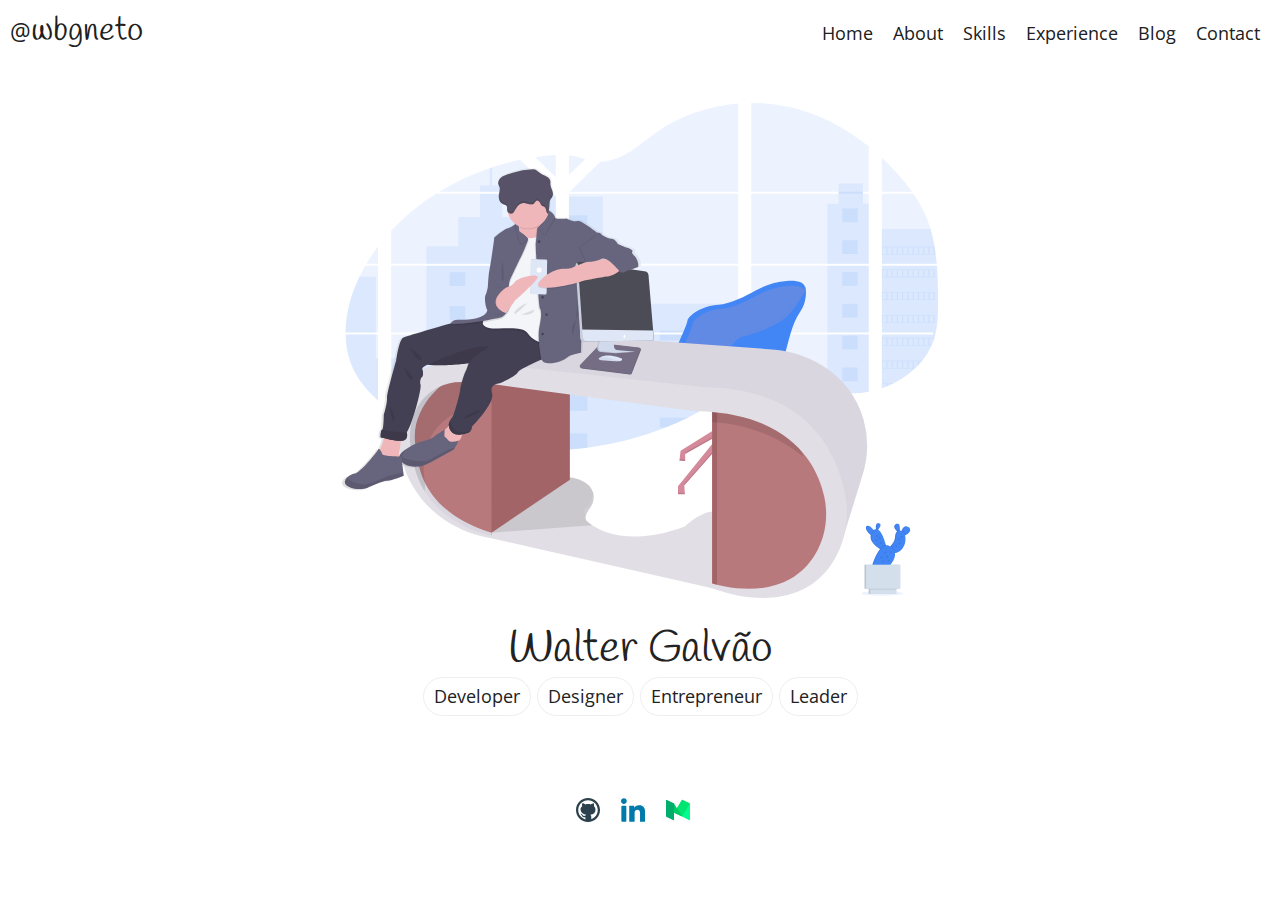
<file: index.html>
<!doctype html>
<html lang="en">
<head>
    <meta charset="UTF-8">
    <meta name="viewport"
          content="width=device-width, user-scalable=no, initial-scale=1.0, maximum-scale=1.0, minimum-scale=1.0">
    <meta http-equiv="X-UA-Compatible" content="ie=edge">
    <link href="https://fonts.googleapis.com/css?family=Handlee|Open+Sans|Pacifico&display=swap" rel="stylesheet">
    <link rel="stylesheet" href="css/reset.css">
    <link rel="stylesheet" href="css/main.css">
    <link rel="stylesheet" href="css/navigation.css">
    <link rel="stylesheet" href="css/utilities.css">
    <link rel="stylesheet" href="css/components.css">
    <link rel="stylesheet" href="css/home.css">
    <link rel="shortcut icon" type="image/png" href="images/favicon.png"/>
    <title>Walter Galvão</title>
</head>
<body>
    <header>
        <nav class="navigation">
            <a href="index.html" class="navigation__logo">
                <span class="navigation__at">@</span>wbgneto
            </a>
            <ul class="navigation__menu" role="menu">
                <li class="navigation__item">
                    <a href="index.html" class="navigation__link">Home</a>
                </li>
                <li class="navigation__item">
                    <a href="about.html" class="navigation__link">About</a>
                </li>
                <li class="navigation__item">
                    <a href="skills.html" class="navigation__link">Skills</a>
                </li>
                <li class="navigation__item">
                    <a href="experience.html" class="navigation__link">Experience</a>
                </li>
                <li class="navigation__item">
                    <a href="blog.html" class="navigation__link">Blog</a>
                </li>
                <li class="navigation__item">
                    <a href="https://www.linkedin.com/in/wbgneto/" target="_blank" class="navigation__link">Contact</a>
                </li>
            </ul>
            <button type="button" class="navigation__open" id="openNavigation">
                <img alt="Navigation" src="images/menu.svg" class="navigation__hamburguer">
            </button>
            <div class="navigation__drawer" id="navigationDrawer">
                <div class="navigation__container">
                    <h3 class="navigation__title">Navigation</h3>
                    <ul class="navigation__mobile" role="menu">
                        <li class="navigation__mobile-item">
                            <a href="index.html" class="navigation__mobile-link">Home</a>
                        </li>
                        <li class="navigation__mobile-item">
                            <a href="about.html" class="navigation__mobile-link">About</a>
                        </li>
                        <li class="navigation__mobile-item">
                            <a href="skills.html" class="navigation__mobile-link">Skills</a>
                        </li>
                        <li class="navigation__mobile-item">
                            <a href="experience.html" class="navigation__mobile-link">Experience</a>
                        </li>
                        <li class="navigation__mobile-item">
                            <a href="blog.html" class="navigation__mobile-link">Blog</a>
                        </li>
                        <li class="navigation__mobile-item">
                            <a href="contact.html" class="navigation__mobile-link">Contact</a>
                        </li>
                    </ul>
                </div>

                <button type="button" class="navigation__close" id="closeNavigation">
                    &times;
                </button>
            </div>
            <div class="navigation__mask" id="navigationMask"></div>
        </nav>
    </header>
    <main>
        <div class="cover">
            <div class="home content">
                <div class="container">
                    <img src="images/dev.svg" class="home__image">
                    <h1 class="home__title default-cursor">Walter Galvão</h1>

                    <div class="home__subheader">
                        <span class="home__role pill default-cursor">Developer</span>
                        <span class="home__role pill default-cursor">Designer</span>
                        <span class="home__role pill default-cursor">Entrepreneur</span>
                        <span class="home__role pill default-cursor">Leader</span>
                    </div>

                    <div class="social">
                        <a href="http://github.com/wbgneto" target="_blank">
                            <img src="images/icons/github.svg" class="social__icon">
                        </a>
                        <a href="https://www.linkedin.com/in/wbgneto/" target="_blank">
                            <img src="images/icons/linkedin.svg" class="social__icon">
                        </a>
                        <a href="https://www.medium.com/@wbgneto/" target="_blank">
                            <img src="images/icons/medium.svg" class="social__icon">
                        </a>
                    </div>
                </div>
            </div>
        </div>
    </main>
    <script src="js/main.js"></script>
</body>
</html>
</file>
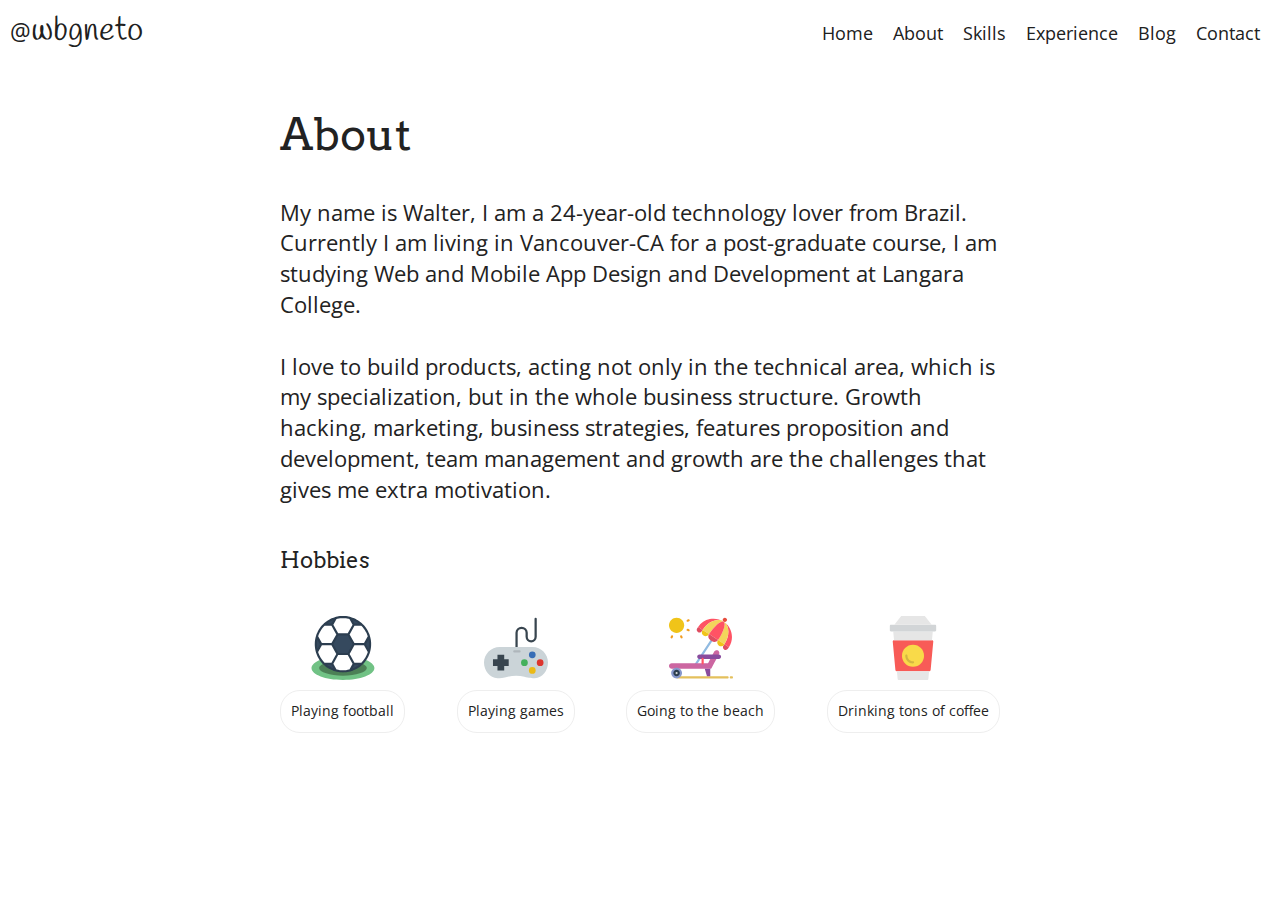
<file: about.html>
<!doctype html>
<html lang="en">
<head>
    <meta charset="UTF-8">
    <meta name="viewport"
          content="width=device-width, user-scalable=no, initial-scale=1.0, maximum-scale=1.0, minimum-scale=1.0">
    <meta http-equiv="X-UA-Compatible" content="ie=edge">
    <link href="https://fonts.googleapis.com/css?family=Handlee|Arvo|Open+Sans|Pacifico&display=swap" rel="stylesheet">
    <link rel="stylesheet" href="css/reset.css">
    <link rel="stylesheet" href="css/navigation.css">
    <link rel="stylesheet" href="css/main.css">
    <link rel="stylesheet" href="css/utilities.css">
    <link rel="stylesheet" href="css/components.css">
    <link rel="stylesheet" href="css/about.css">
    <link rel="shortcut icon" type="image/png" href="images/favicon.png"/>
    <title>Walter Galvão</title>
</head>
<body>
    <header>
        <nav class="navigation">
            <a href="index.html" class="navigation__logo">
                <span class="navigation__at">@</span>wbgneto
            </a>
            <ul class="navigation__menu" role="menu">
                <li class="navigation__item">
                    <a href="index.html" class="navigation__link">Home</a>
                </li>
                <li class="navigation__item">
                    <a href="about.html" class="navigation__link">About</a>
                </li>
                <li class="navigation__item">
                    <a href="skills.html" class="navigation__link">Skills</a>
                </li>
                <li class="navigation__item">
                    <a href="experience.html" class="navigation__link">Experience</a>
                </li>
                <li class="navigation__item">
                    <a href="blog.html" class="navigation__link">Blog</a>
                </li>
                <li class="navigation__item">
                    <a href="contact.html" class="navigation__link">Contact</a>
                </li>
            </ul>
            <button type="button" class="navigation__open" id="openNavigation">
                <img alt="Navigation" src="images/menu.svg" class="navigation__hamburguer">
            </button>
            <div class="navigation__drawer" id="navigationDrawer">
                <div class="navigation__container">
                    <h3 class="navigation__title">Navigation</h3>
                    <ul class="navigation__mobile" role="menu">
                        <li class="navigation__mobile-item">
                            <a href="index.html" class="navigation__mobile-link">Home</a>
                        </li>
                        <li class="navigation__mobile-item">
                            <a href="about.html" class="navigation__mobile-link">About</a>
                        </li>
                        <li class="navigation__mobile-item">
                            <a href="skills.html" class="navigation__mobile-link">Skills</a>
                        </li>
                        <li class="navigation__mobile-item">
                            <a href="experience.html" class="navigation__mobile-link">Experience</a>
                        </li>
                        <li class="navigation__mobile-item">
                            <a href="blog.html" class="navigation__mobile-link">Blog</a>
                        </li>
                        <li class="navigation__mobile-item">
                            <a href="contact.html" class="navigation__mobile-link">Contact</a>
                        </li>
                    </ul>
                </div>

                <button type="button" class="navigation__close" id="closeNavigation">
                    &times;
                </button>
            </div>
            <div class="navigation__mask" id="navigationMask"></div>
        </nav>
    </header>
    <main>
        <div class="content">
            <div class="small-container">
                <h1 class="page-title">About</h1>
                <section class="about">
                    <p>My name is Walter, I am a 24-year-old technology lover from Brazil. Currently I am living in Vancouver-CA for a post-graduate course, I am studying <em>Web and Mobile App Design and Development</em> at Langara College.</p>
                    <br>
                    <p>I love to build products, acting not only in the technical area, which is my specialization, but in the whole business structure. Growth hacking, marketing, business strategies, features proposition and development, team management and growth are the challenges that gives me extra motivation.</p>
                    <br>
                    <h6 class="sub-title">Hobbies</h6>
                    <div class="hobbies">
                        <div class="hobby">
                            <div class="text-center">
                                <img src="images/ball.svg" class="hobby__image">
                            </div>
                            <p class="hobby__title pill">Playing football</p>
                        </div>

                        <div class="hobby">
                            <div class="text-center">
                                <img src="images/videogame.svg" class="hobby__image">
                            </div>
                            <p class="hobby__title pill">Playing games</p>
                        </div>

                        <div class="hobby">
                            <div class="text-center">
                                <img src="images/beach.svg" class="hobby__image">
                            </div>
                            <p class="hobby__title pill">Going to the beach</p>
                        </div>

                        <div class="hobby">
                            <div class="text-center">
                                <img src="images/coffee.svg" class="hobby__image">
                            </div>
                            <p class="hobby__title pill">Drinking tons of coffee</p>
                        </div>
                    </div>

                </section>
            </div>
        </div>
    </main>
    <script src="js/main.js"></script>
</body>
</html>
</file>
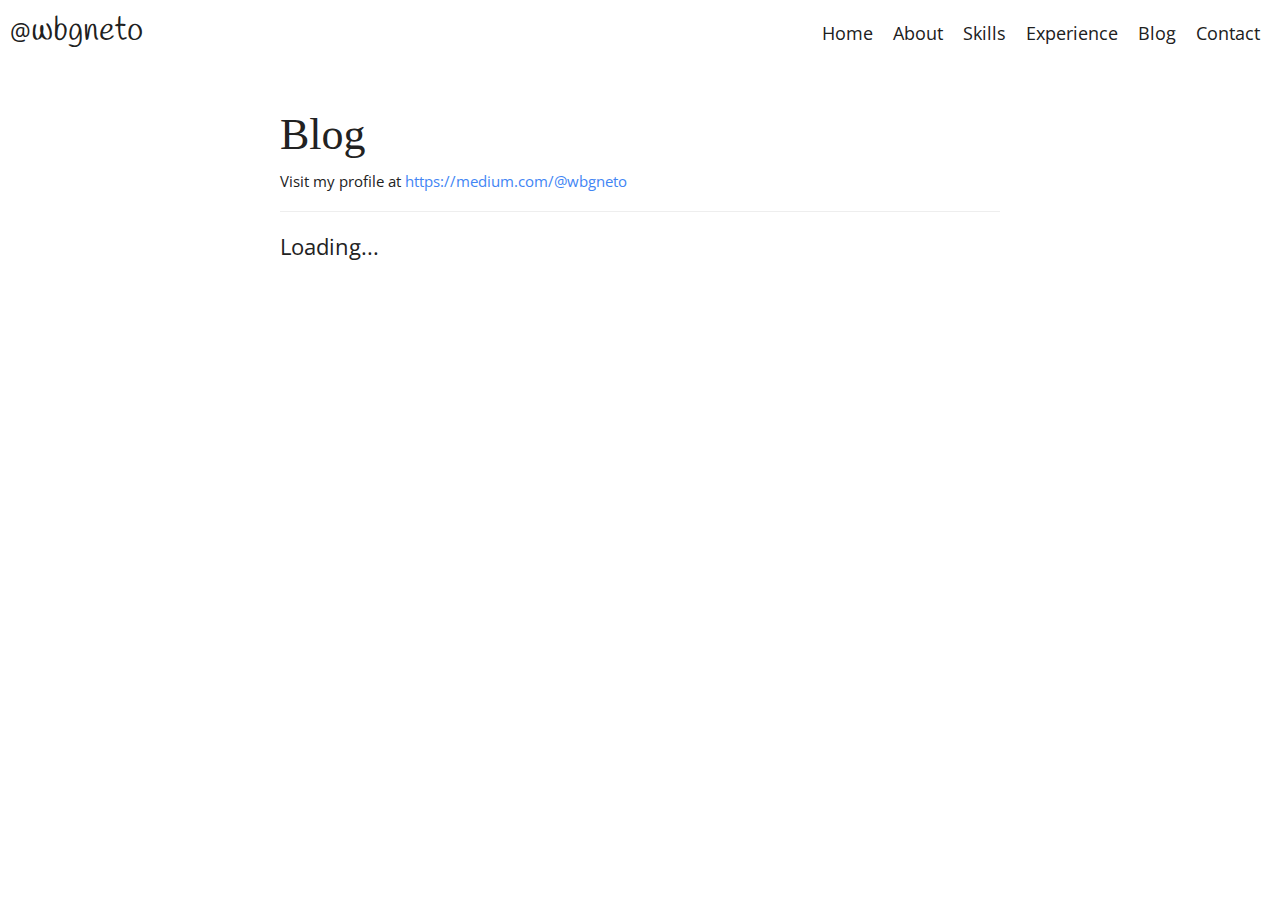
<file: blog.html>
<!doctype html>
<html lang="en">
<head>
    <meta charset="UTF-8">
    <meta name="viewport"
          content="width=device-width, user-scalable=no, initial-scale=1.0, maximum-scale=1.0, minimum-scale=1.0">
    <meta http-equiv="X-UA-Compatible" content="ie=edge">
    <link href="https://fonts.googleapis.com/css?family=Handlee|Open+Sans|Pacifico&display=swap" rel="stylesheet">
    <link rel="stylesheet" href="css/reset.css">
    <link rel="stylesheet" href="css/main.css">
    <link rel="stylesheet" href="css/navigation.css">
    <link rel="stylesheet" href="css/blog.css">
    <link rel="stylesheet" href="css/utilities.css">
    <link rel="stylesheet" href="css/components.css">
    <link rel="shortcut icon" type="image/png" href="images/favicon.png"/>
    <title>Walter Galvão</title>
</head>
<body>
    <header>
        <nav class="navigation">
            <a href="index.html" class="navigation__logo">
                <span class="navigation__at">@</span>wbgneto
            </a>
            <ul class="navigation__menu" role="menu">
                <li class="navigation__item">
                    <a href="index.html" class="navigation__link">Home</a>
                </li>
                <li class="navigation__item">
                    <a href="about.html" class="navigation__link">About</a>
                </li>
                <li class="navigation__item">
                    <a href="skills.html" class="navigation__link">Skills</a>
                </li>
                <li class="navigation__item">
                    <a href="experience.html" class="navigation__link">Experience</a>
                </li>
                <li class="navigation__item">
                    <a href="blog.html" class="navigation__link">Blog</a>
                </li>
                <li class="navigation__item">
                    <a href="contact.html" class="navigation__link">Contact</a>
                </li>
            </ul>
            <button type="button" class="navigation__open" id="openNavigation">
                <img alt="Navigation" src="images/menu.svg" class="navigation__hamburguer">
            </button>
            <div class="navigation__drawer" id="navigationDrawer">
                <div class="navigation__container">
                    <h3 class="navigation__title">Navigation</h3>
                    <ul class="navigation__mobile" role="menu">
                        <li class="navigation__mobile-item">
                            <a href="index.html" class="navigation__mobile-link">Home</a>
                        </li>
                        <li class="navigation__mobile-item">
                            <a href="about.html" class="navigation__mobile-link">About</a>
                        </li>
                        <li class="navigation__mobile-item">
                            <a href="skills.html" class="navigation__mobile-link">Skills</a>
                        </li>
                        <li class="navigation__mobile-item">
                            <a href="experience.html" class="navigation__mobile-link">Experience</a>
                        </li>
                        <li class="navigation__mobile-item">
                            <a href="blog.html" class="navigation__mobile-link">Blog</a>
                        </li>
                        <li class="navigation__mobile-item">
                            <a href="contact.html" class="navigation__mobile-link">Contact</a>
                        </li>
                    </ul>
                </div>

                <button type="button" class="navigation__close" id="closeNavigation">
                    &times;
                </button>
            </div>
            <div class="navigation__mask" id="navigationMask"></div>
        </nav>
    </header>
    <main>
        <div class="content">
            <div class="small-container">
                <h1 class="page-title">Blog</h1>
                <small>Visit my profile at <a href="https://medium.com/@wbgneto" target="_blank" rel="nofollow">https://medium.com/@wbgneto</a></small>
                <hr>
                <div id="mediumPosts" class="posts">Loading...</div>
            </div>
        </div>
    </main>
    <script src="js/main.js"></script>
    <script src="js/blog.js"></script>
</body>
</html>
</file>
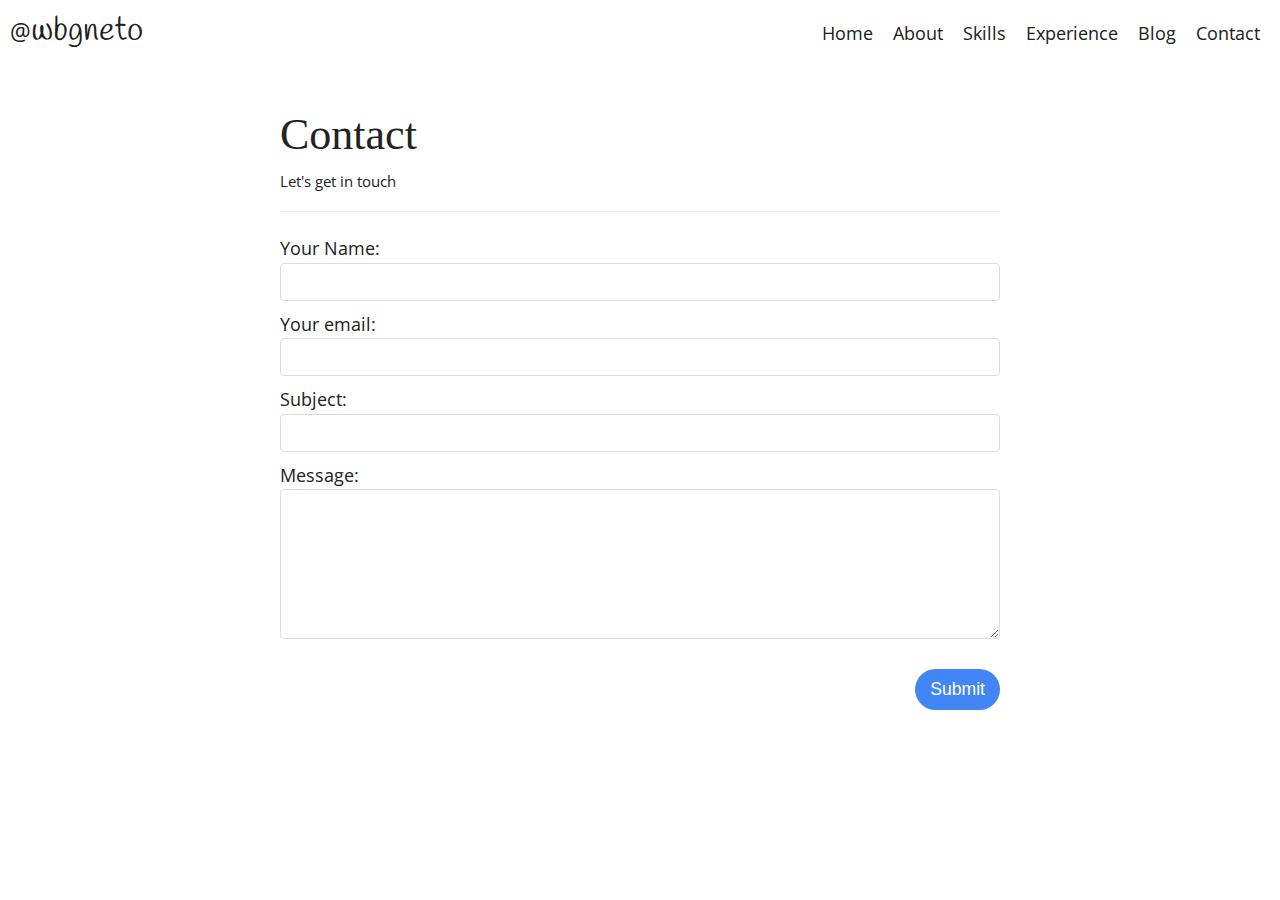
<file: contact.html>
<!doctype html>
<html lang="en">
<head>
    <meta charset="UTF-8">
    <meta name="viewport"
          content="width=device-width, user-scalable=no, initial-scale=1.0, maximum-scale=1.0, minimum-scale=1.0">
    <meta http-equiv="X-UA-Compatible" content="ie=edge">
    <link href="https://fonts.googleapis.com/css?family=Handlee|Open+Sans|Pacifico&display=swap" rel="stylesheet">
    <link rel="stylesheet" href="css/reset.css">
    <link rel="stylesheet" href="css/main.css">
    <link rel="stylesheet" href="css/navigation.css">
    <link rel="stylesheet" href="css/utilities.css">
    <link rel="stylesheet" href="css/components.css">
    <link rel="stylesheet" href="css/contact.css">
    <link rel="shortcut icon" type="image/png" href="images/favicon.png"/>
    <title>Walter Galvão</title>
</head>
<body>
    <header>
        <nav class="navigation">
            <a href="index.html" class="navigation__logo">
                <span class="navigation__at">@</span>wbgneto
            </a>
            <ul class="navigation__menu" role="menu">
                <li class="navigation__item">
                    <a href="index.html" class="navigation__link">Home</a>
                </li>
                <li class="navigation__item">
                    <a href="about.html" class="navigation__link">About</a>
                </li>
                <li class="navigation__item">
                    <a href="skills.html" class="navigation__link">Skills</a>
                </li>
                <li class="navigation__item">
                    <a href="experience.html" class="navigation__link">Experience</a>
                </li>
                <li class="navigation__item">
                    <a href="blog.html" class="navigation__link">Blog</a>
                </li>
                <li class="navigation__item">
                    <a href="contact.html" class="navigation__link">Contact</a>
                </li>
            </ul>
            <button type="button" class="navigation__open" id="openNavigation">
                <img alt="Navigation" src="images/menu.svg" class="navigation__hamburguer">
            </button>
            <div class="navigation__drawer" id="navigationDrawer">
                <div class="navigation__container">
                    <h3 class="navigation__title">Navigation</h3>
                    <ul class="navigation__mobile" role="menu">
                        <li class="navigation__mobile-item">
                            <a href="index.html" class="navigation__mobile-link">Home</a>
                        </li>
                        <li class="navigation__mobile-item">
                            <a href="about.html" class="navigation__mobile-link">About</a>
                        </li>
                        <li class="navigation__mobile-item">
                            <a href="skills.html" class="navigation__mobile-link">Skills</a>
                        </li>
                        <li class="navigation__mobile-item">
                            <a href="experience.html" class="navigation__mobile-link">Experience</a>
                        </li>
                        <li class="navigation__mobile-item">
                            <a href="blog.html" class="navigation__mobile-link">Blog</a>
                        </li>
                        <li class="navigation__mobile-item">
                            <a href="contact.html" class="navigation__mobile-link">Contact</a>
                        </li>
                    </ul>
                </div>

                <button type="button" class="navigation__close" id="closeNavigation">
                    &times;
                </button>
            </div>
            <div class="navigation__mask" id="navigationMask"></div>
        </nav>
    </header>
    <main>
        <div class="content">
            <div class="small-container">
                <h1 class="page-title">Contact</h1>
                <small>Let's get in touch</small>
                <hr>
                <section class="contact">
                    <form method="POST" id="contactForm">
                        <div class="contact__group">
                            <label for="nameInput" class="contact__label">Your Name:</label>
                            <input type="text" id="nameInput" class="contact__input" required>
                        </div>

                        <div class="contact__group">
                            <label for="emailInput" class="contact__label">Your email:</label>
                            <input type="email" id="emailInput" class="contact__input" required>
                        </div>

                        <div class="contact__group">
                            <label for="subjectInput" class="contact__label">Subject:</label>
                            <input type="text" id="subjectInput" class="contact__input" required>
                        </div>

                        <div class="contact__group">
                            <label for="messageInput" class="contact__label">Message:</label>
                            <textarea type="text" id="messageInput" rows="8" class="contact__input" required></textarea>
                        </div>

                        <div class="contact__action">
                            <button type="submit" class="contact__submit">Submit</button>
                        </div>
                    </form>
                    <div id="feedback" class="feedback d-none">
                        <img src="images/sent.svg" class="feedback_image">
                        <h3 class="feedback__title">Thank you <span id="senderName"></span></h3>
                        <p>I will reply as soon as possible, if you want you can <a href="contact.html">send another message</a>.</p>
                    </div>
                </section>
            </div>
        </div>
    </main>
    <script src="js/main.js"></script>
    <script src="js/contact.js"></script>
</body>
</html>
</file>
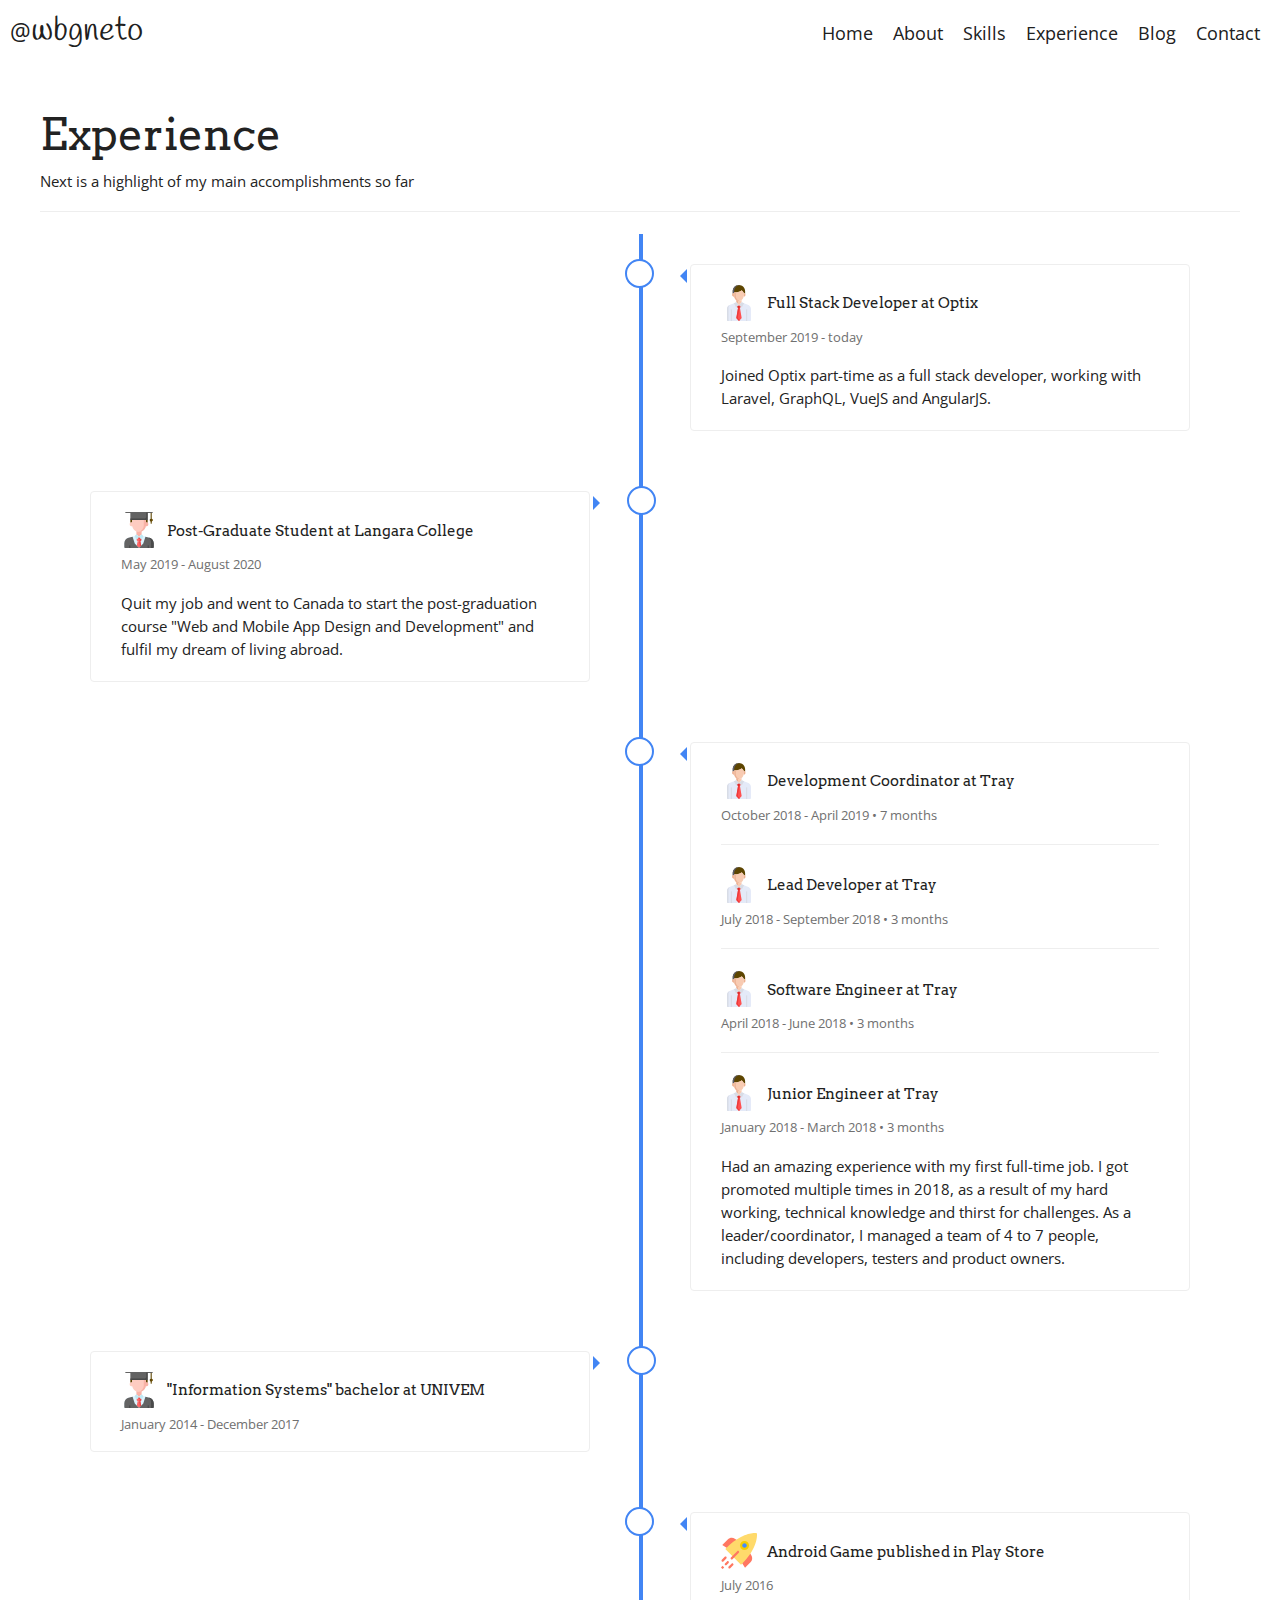
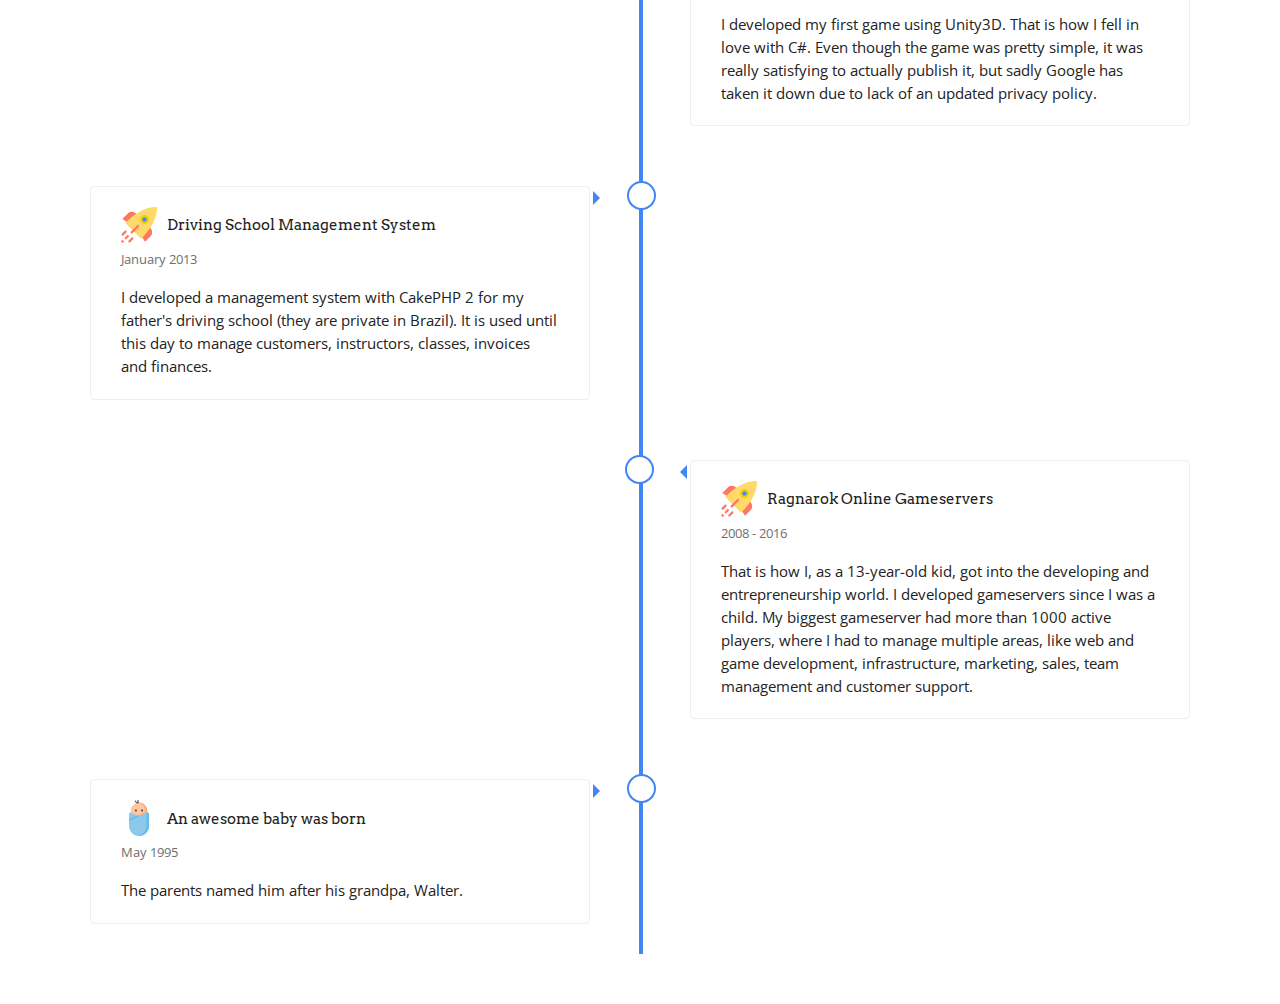
<file: experience.html>
<!doctype html>
<html lang="en">
<head>
    <meta charset="UTF-8">
    <meta name="viewport"
          content="width=device-width, user-scalable=no, initial-scale=1.0, maximum-scale=1.0, minimum-scale=1.0">
    <meta http-equiv="X-UA-Compatible" content="ie=edge">
    <link href="https://fonts.googleapis.com/css?family=Handlee|Arvo|Open+Sans|Pacifico&display=swap" rel="stylesheet">
    <link rel="stylesheet" href="css/reset.css">
    <link rel="stylesheet" href="css/main.css">
    <link rel="stylesheet" href="css/navigation.css">
    <link rel="stylesheet" href="css/utilities.css">
    <link rel="stylesheet" href="css/components.css">
    <link rel="stylesheet" href="css/experience.css">
    <link rel="shortcut icon" type="image/png" href="images/favicon.png"/>
    <title>Walter Galvão</title>
</head>
<body>
    <header>
        <nav class="navigation">
            <a href="index.html" class="navigation__logo">
                <span class="navigation__at">@</span>wbgneto
            </a>
            <ul class="navigation__menu" role="menu">
                <li class="navigation__item">
                    <a href="index.html" class="navigation__link">Home</a>
                </li>
                <li class="navigation__item">
                    <a href="about.html" class="navigation__link">About</a>
                </li>
                <li class="navigation__item">
                    <a href="skills.html" class="navigation__link">Skills</a>
                </li>
                <li class="navigation__item">
                    <a href="experience.html" class="navigation__link">Experience</a>
                </li>
                <li class="navigation__item">
                    <a href="blog.html" class="navigation__link">Blog</a>
                </li>
                <li class="navigation__item">
                    <a href="contact.html" class="navigation__link">Contact</a>
                </li>
            </ul>
            <button type="button" class="navigation__open" id="openNavigation">
                <img alt="Navigation" src="images/menu.svg" class="navigation__hamburguer">
            </button>
            <div class="navigation__drawer" id="navigationDrawer">
                <div class="navigation__container">
                    <h3 class="navigation__title">Navigation</h3>
                    <ul class="navigation__mobile" role="menu">
                        <li class="navigation__mobile-item">
                            <a href="index.html" class="navigation__mobile-link">Home</a>
                        </li>
                        <li class="navigation__mobile-item">
                            <a href="about.html" class="navigation__mobile-link">About</a>
                        </li>
                        <li class="navigation__mobile-item">
                            <a href="skills.html" class="navigation__mobile-link">Skills</a>
                        </li>
                        <li class="navigation__mobile-item">
                            <a href="experience.html" class="navigation__mobile-link">Experience</a>
                        </li>
                        <li class="navigation__mobile-item">
                            <a href="blog.html" class="navigation__mobile-link">Blog</a>
                        </li>
                        <li class="navigation__mobile-item">
                            <a href="https://www.linkedin.com/in/wbgneto/" target="_blank" class="navigation__link">Contact</a>
                        </li>
                    </ul>
                </div>

                <button type="button" class="navigation__close" id="closeNavigation">
                    &times;
                </button>
            </div>
            <div class="navigation__mask" id="navigationMask"></div>
        </nav>
    </header>
    <main>
        <div class="content">
            <div class="container">
                <h1 class="page-title">Experience</h1>
                <small>Next is a highlight of my main accomplishments so far</small>
                <hr>
                <section class="experience">
                    <div class="timeline">
                        
                        <div class="timeline__container timeline__container--right">
                            <div class="timeline__content">
                                <div class="timeline__info">
                                    <img src="images/employee.svg" class="timeline__icon">
                                    Full Stack Developer at Optix
                                </div>
                                <div class="timeline__date">
                                    September 2019 - today
                                </div>

                                <div class="timeline__description">
                                    Joined Optix part-time as a full stack developer, working with Laravel, GraphQL, VueJS and AngularJS.
                                </div>
                            </div>
                        </div>
                        
                        <div class="timeline__container timeline__container--left">
                            <div class="timeline__content">
                                <div class="timeline__info">
                                    <img src="images/student.svg" class="timeline__icon">
                                    Post-Graduate Student at Langara College
                                </div>
                                <div class="timeline__date">
                                    May 2019 - August 2020
                                </div>
                                <div class="timeline__description">
                                    Quit my job and went to Canada to start the post-graduation course "Web and Mobile App Design and Development" and fulfil my dream of living abroad.
                                </div>
                            </div>
                        </div>



                        <div class="timeline__container timeline__container--right">
                            <div class="timeline__content">
                                <div class="timeline__info">
                                    <img src="images/employee.svg" class="timeline__icon">
                                    Development Coordinator at Tray
                                </div>
                                <div class="timeline__date">
                                    October 2018 - April 2019 • 7 months
                                </div>

                                <hr>

                                <div class="timeline__info">
                                    <img src="images/employee.svg" class="timeline__icon">
                                    Lead Developer at Tray
                                </div>
                                <div class="timeline__date">
                                    July 2018 - September 2018 • 3 months
                                </div>

                                <hr>


                                <div class="timeline__info">
                                    <img src="images/employee.svg" class="timeline__icon">
                                    Software Engineer at Tray
                                </div>
                                <div class="timeline__date">
                                    April 2018 - June 2018 • 3 months
                                </div>

                                <hr>


                                <div class="timeline__info">
                                    <img src="images/employee.svg" class="timeline__icon">
                                    Junior Engineer at Tray
                                </div>
                                <div class="timeline__date">
                                    January 2018 - March 2018 • 3 months
                                </div>

                                <div class="timeline__description">
                                    Had an amazing experience with my first full-time job. I got promoted multiple times in 2018, as a result of my hard working, technical knowledge and thirst for challenges. As a leader/coordinator, I managed a team of 4 to 7 people, including developers, testers and product owners.
                                </div>
                            </div>
                        </div>



                        <div class="timeline__container timeline__container--left">
                            <div class="timeline__content">
                                <div class="timeline__info">
                                    <img src="images/student.svg" class="timeline__icon">
                                    "Information Systems" bachelor at UNIVEM
                                </div>
                                <div class="timeline__date">
                                    January 2014 - December 2017
                                </div>
                            </div>
                        </div>



                        <div class="timeline__container timeline__container--right">
                            <div class="timeline__content">
                                <div class="timeline__info">
                                    <img src="images/project.svg" class="timeline__icon">
                                    Android Game published in Play Store
                                </div>
                                <div class="timeline__date">
                                    July 2016
                                </div>
                                <div class="timeline__description">
                                    I developed my first game using Unity3D. That is how I fell in love with C#. Even though the game was pretty simple, it was really satisfying to actually publish it, but sadly Google has taken it down due to lack of an updated privacy policy.
                                </div>
                            </div>
                        </div>



                        <div class="timeline__container timeline__container--left">
                            <div class="timeline__content">
                                <div class="timeline__info">
                                    <img src="images/project.svg" class="timeline__icon">
                                    Driving School Management System
                                </div>
                                <div class="timeline__date">
                                    January 2013
                                </div>
                                <div class="timeline__description">
                                    I developed a management system with CakePHP 2 for my father's driving school (they are private in Brazil). It is used until this day to manage customers, instructors, classes, invoices and finances.
                                </div>
                            </div>
                        </div>



                        <div class="timeline__container timeline__container--right">
                            <div class="timeline__content">
                                <div class="timeline__info">
                                    <img src="images/project.svg" class="timeline__icon">
                                    Ragnarok Online Gameservers
                                </div>
                                <div class="timeline__date">
                                    2008 - 2016
                                </div>
                                <div class="timeline__description">
                                    That is how I, as a 13-year-old kid, got into the developing and entrepreneurship world. I developed gameservers since I was a child. My biggest gameserver had more than 1000 active players, where I had to manage multiple areas, like web and game development, infrastructure, marketing, sales, team management and customer support.
                                </div>
                            </div>
                        </div>



                        <div class="timeline__container timeline__container--left">
                            <div class="timeline__content">
                                <div class="timeline__info">
                                    <img src="images/baby.svg" class="timeline__icon">
                                    An awesome baby was born
                                </div>
                                <div class="timeline__date">
                                    May 1995
                                </div>
                                <div class="timeline__description">
                                    The parents named him after his grandpa, Walter.
                                </div>
                            </div>
                        </div>

                    </div>
                </section>
            </div>
        </div>
    </main>
    <script src="js/main.js"></script>
</body>
</html>
</file>
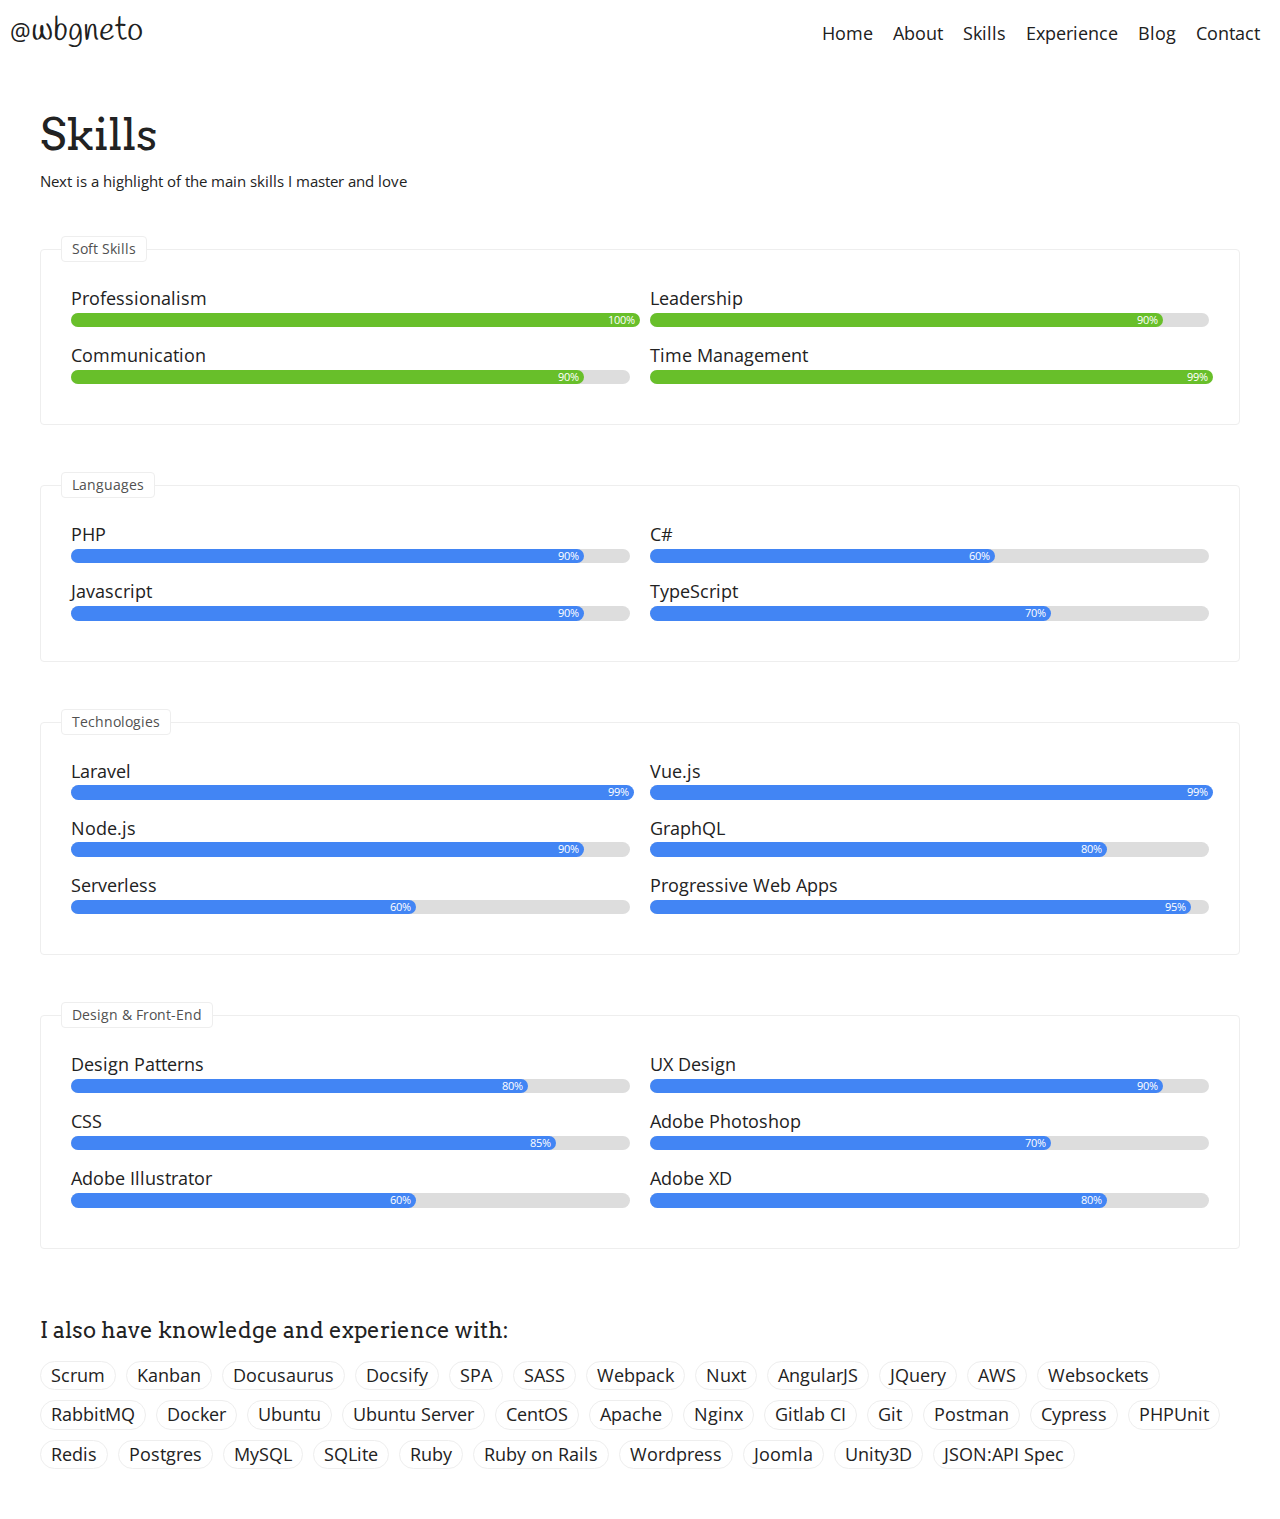
<file: skills.html>
<!doctype html>
<html lang="en">
<head>
    <meta charset="UTF-8">
    <meta name="viewport"
          content="width=device-width, user-scalable=no, initial-scale=1.0, maximum-scale=1.0, minimum-scale=1.0">
    <meta http-equiv="X-UA-Compatible" content="ie=edge">
    <link href="https://fonts.googleapis.com/css?family=Handlee|Arvo|Open+Sans|Pacifico&display=swap" rel="stylesheet">
    <link rel="stylesheet" href="css/reset.css">
    <link rel="stylesheet" href="css/main.css">
    <link rel="stylesheet" href="css/navigation.css">
    <link rel="stylesheet" href="css/utilities.css">
    <link rel="stylesheet" href="css/components.css">
    <link rel="stylesheet" href="css/skills.css">
    <link rel="shortcut icon" type="image/png" href="images/favicon.png"/>
    <title>Walter Galvão</title>
</head>
<body>
    <header>
        <nav class="navigation">
            <a href="index.html" class="navigation__logo">
                <span class="navigation__at">@</span>wbgneto
            </a>
            <ul class="navigation__menu" role="menu">
                <li class="navigation__item">
                    <a href="index.html" class="navigation__link">Home</a>
                </li>
                <li class="navigation__item">
                    <a href="about.html" class="navigation__link">About</a>
                </li>
                <li class="navigation__item">
                    <a href="skills.html" class="navigation__link">Skills</a>
                </li>
                <li class="navigation__item">
                    <a href="experience.html" class="navigation__link">Experience</a>
                </li>
                <li class="navigation__item">
                    <a href="blog.html" class="navigation__link">Blog</a>
                </li>
                <li class="navigation__item">
                    <a href="contact.html" class="navigation__link">Contact</a>
                </li>
            </ul>
            <button type="button" class="navigation__open" id="openNavigation">
                <img alt="Navigation" src="images/menu.svg" class="navigation__hamburguer">
            </button>
            <div class="navigation__drawer" id="navigationDrawer">
                <div class="navigation__container">
                    <h3 class="navigation__title">Navigation</h3>
                    <ul class="navigation__mobile" role="menu">
                        <li class="navigation__mobile-item">
                            <a href="index.html" class="navigation__mobile-link">Home</a>
                        </li>
                        <li class="navigation__mobile-item">
                            <a href="about.html" class="navigation__mobile-link">About</a>
                        </li>
                        <li class="navigation__mobile-item">
                            <a href="skills.html" class="navigation__mobile-link">Skills</a>
                        </li>
                        <li class="navigation__mobile-item">
                            <a href="experience.html" class="navigation__mobile-link">Experience</a>
                        </li>
                        <li class="navigation__mobile-item">
                            <a href="blog.html" class="navigation__mobile-link">Blog</a>
                        </li>
                        <li class="navigation__mobile-item">
                            <a href="contact.html" class="navigation__mobile-link">Contact</a>
                        </li>
                    </ul>
                </div>

                <button type="button" class="navigation__close" id="closeNavigation">
                    &times;
                </button>
            </div>
            <div class="navigation__mask" id="navigationMask"></div>
        </nav>
    </header>
    <main>
        <div class="content">
            <div class="container">
                <h1 class="page-title">Skills</h1>
                <small>Next is a highlight of the main skills I master and love</small>

                <!--===Soft Skills===-->
                <section class="skill">
                    <div class="skill__title">Soft Skills</div>
                    <div class="row">
                        <div class="col-6">
                            <div class="p-10">
                                <div class="skill__name">
                                    Professionalism
                                </div>
                                <div class="skill__content w-100">
                                    <div class="progress-bar">
                                        <div class="progress-bar--fill progress-bar--green" style="width:100%">100%</div>
                                    </div>
                                </div>
                            </div>
                        </div>

                        <div class="col-6">
                            <div class="p-10">
                                <div class="skill__name">
                                    Leadership
                                </div>
                                <div class="skill__content w-100">
                                    <div class="progress-bar">
                                        <div class="progress-bar--fill progress-bar--green" style="width:90%">90%</div>
                                    </div>
                                </div>
                            </div>
                        </div>
                        <div class="col-6">
                            <div class="p-10">
                                <div class="skill__name">
                                    Communication
                                </div>
                                <div class="skill__content w-100">
                                    <div class="progress-bar">
                                        <div class="progress-bar--fill progress-bar--green" style="width:90%">90%</div>
                                    </div>
                                </div>
                            </div>
                        </div>
                        <div class="col-6">
                            <div class="p-10">
                                <div class="skill__name">
                                    Time Management
                                </div>
                                <div class="skill__content w-100">
                                    <div class="progress-bar">
                                        <div class="progress-bar--fill progress-bar--green" style="width:99%">99%</div>
                                    </div>
                                </div>
                            </div>
                        </div>
                    </div>
                </section>

                <!--===Languages===-->
                <section class="skill">
                    <div class="skill__title">Languages</div>
                    <div class="row">
                        <div class="col-6">
                            <div class="p-10">
                                <div class="skill__name">
                                    PHP
                                </div>
                                <div class="skill__content w-100">
                                    <div class="progress-bar">
                                        <div class="progress-bar--fill" style="width:90%">90%</div>
                                    </div>
                                </div>
                            </div>
                        </div>
                        <div class="col-6">
                            <div class="p-10">
                                <div class="skill__name">
                                    C#
                                </div>
                                <div class="skill__content w-100">
                                    <div class="progress-bar">
                                        <div class="progress-bar--fill" style="width:60%">60%</div>
                                    </div>
                                </div>
                            </div>
                        </div>
                        <div class="col-6">
                            <div class="p-10">
                                <div class="skill__name">
                                    Javascript
                                </div>
                                <div class="skill__content w-100">
                                    <div class="progress-bar">
                                        <div class="progress-bar--fill" style="width:90%">90%</div>
                                    </div>
                                </div>
                            </div>
                        </div>

                        <div class="col-6">
                            <div class="p-10">
                                <div class="skill__name">
                                    TypeScript
                                </div>
                                <div class="skill__content w-100">
                                    <div class="progress-bar">
                                        <div class="progress-bar--fill" style="width:70%">70%</div>
                                    </div>
                                </div>
                            </div>
                        </div>
                    </div>
                </section>

                <!--===Technologies===-->
                <section class="skill">
                    <div class="skill__title">Technologies</div>
                    <div class="row">
                        <div class="col-6">
                            <div class="p-10">
                                <div class="skill__name">
                                    Laravel
                                </div>
                                <div class="skill__content w-100">
                                    <div class="progress-bar">
                                        <div class="progress-bar--fill" style="width:99%">99%</div>
                                    </div>
                                </div>
                            </div>
                        </div>
                        <div class="col-6">
                            <div class="p-10">
                                <div class="skill__name">
                                    Vue.js
                                </div>
                                <div class="skill__content w-100">
                                    <div class="progress-bar">
                                        <div class="progress-bar--fill" style="width:99%">99%</div>
                                    </div>
                                </div>
                            </div>
                        </div>

                        <div class="col-6">
                            <div class="p-10">
                                <div class="skill__name">
                                    Node.js
                                </div>
                                <div class="skill__content w-100">
                                    <div class="progress-bar">
                                        <div class="progress-bar--fill" style="width:90%">90%</div>
                                    </div>
                                </div>
                            </div>
                        </div>

                        <div class="col-6">
                            <div class="p-10">
                                <div class="skill__name">
                                    GraphQL
                                </div>
                                <div class="skill__content w-100">
                                    <div class="progress-bar">
                                        <div class="progress-bar--fill" style="width:80%">80%</div>
                                    </div>
                                </div>
                            </div>
                        </div>

                        <div class="col-6">
                            <div class="p-10">
                                <div class="skill__name">
                                    Serverless
                                </div>
                                <div class="skill__content w-100">
                                    <div class="progress-bar">
                                        <div class="progress-bar--fill" style="width:60%">60%</div>
                                    </div>
                                </div>
                            </div>
                        </div>

                        <div class="col-6">
                            <div class="p-10">
                                <div class="skill__name">
                                    Progressive Web Apps
                                </div>
                                <div class="skill__content w-100">
                                    <div class="progress-bar">
                                        <div class="progress-bar--fill" style="width:95%">95%</div>
                                    </div>
                                </div>
                            </div>
                        </div>

                    </div>
                </section>

                <!--===Design===-->
                <section class="skill">
                    <div class="skill__title">Design & Front-End</div>
                    <div class="row">
                        <div class="col-6">
                            <div class="p-10">
                                <div class="skill__name">
                                    Design Patterns
                                </div>
                                <div class="skill__content w-100">
                                    <div class="progress-bar">
                                        <div class="progress-bar--fill" style="width:80%">80%</div>
                                    </div>
                                </div>
                            </div>
                        </div>
                        <div class="col-6">
                            <div class="p-10">
                                <div class="skill__name">
                                    UX Design
                                </div>
                                <div class="skill__content w-100">
                                    <div class="progress-bar">
                                        <div class="progress-bar--fill" style="width:90%">90%</div>
                                    </div>
                                </div>
                            </div>
                        </div>
                        <div class="col-6">
                            <div class="p-10">
                                <div class="skill__name">
                                    CSS
                                </div>
                                <div class="skill__content w-100">
                                    <div class="progress-bar">
                                        <div class="progress-bar--fill" style="width:85%">85%</div>
                                    </div>
                                </div>
                            </div>
                        </div>
                        <div class="col-6">
                            <div class="p-10">
                                <div class="skill__name">
                                    Adobe Photoshop
                                </div>
                                <div class="skill__content w-100">
                                    <div class="progress-bar">
                                        <div class="progress-bar--fill" style="width:70%">70%</div>
                                    </div>
                                </div>
                            </div>
                        </div>
                        <div class="col-6">
                            <div class="p-10">
                                <div class="skill__name">
                                    Adobe Illustrator
                                </div>
                                <div class="skill__content w-100">
                                    <div class="progress-bar">
                                        <div class="progress-bar--fill" style="width:60%">60%</div>
                                    </div>
                                </div>
                            </div>
                        </div>
                        <div class="col-6">
                            <div class="p-10">
                                <div class="skill__name">
                                    Adobe XD
                                </div>
                                <div class="skill__content w-100">
                                    <div class="progress-bar">
                                        <div class="progress-bar--fill" style="width:80%">80%</div>
                                    </div>
                                </div>
                            </div>
                        </div>
                    </div>
                </section>

                <div class="more">
                    <h6 class="sub-title">I also have knowledge and experience with:</h6>
                    <div class="row">
                        <div class="more__skill pill">Scrum</div>
                        <div class="more__skill pill">Kanban</div>
                        <div class="more__skill pill">Docusaurus</div>
                        <div class="more__skill pill">Docsify</div>
                        <div class="more__skill pill">SPA</div>
                        <div class="more__skill pill">SASS</div>
                        <div class="more__skill pill">Webpack</div>
                        <div class="more__skill pill">Nuxt</div>
                        <div class="more__skill pill">AngularJS</div>
                        <div class="more__skill pill">JQuery</div>
                        <div class="more__skill pill">AWS</div>
                        <div class="more__skill pill">Websockets</div>
                        <div class="more__skill pill">RabbitMQ</div>
                        <div class="more__skill pill">Docker</div>
                        <div class="more__skill pill">Ubuntu</div>
                        <div class="more__skill pill">Ubuntu Server</div>
                        <div class="more__skill pill">CentOS</div>
                        <div class="more__skill pill">Apache</div>
                        <div class="more__skill pill">Nginx</div>
                        <div class="more__skill pill">Gitlab CI</div>
                        <div class="more__skill pill">Git</div>
                        <div class="more__skill pill">Postman</div>
                        <div class="more__skill pill">Cypress</div>
                        <div class="more__skill pill">PHPUnit</div>
                        <div class="more__skill pill">Redis</div>
                        <div class="more__skill pill">Postgres</div>
                        <div class="more__skill pill">MySQL</div>
                        <div class="more__skill pill">SQLite</div>
                        <div class="more__skill pill">Ruby</div>
                        <div class="more__skill pill">Ruby on Rails</div>
                        <div class="more__skill pill">Wordpress</div>
                        <div class="more__skill pill">Joomla</div>
                        <div class="more__skill pill">Unity3D</div>
                        <div class="more__skill pill">JSON:API Spec</div>
                    </div>
                </div>
            </div>
        </div>
    </main>
    <script src="js/main.js"></script>
</body>
</html>
</file>
<file: css/main.css>
body {
    font-size: 22px;
    font-family: 'Open Sans', sans-serif;
}

a {
    text-decoration: none;
    color: #4285F4;
}

hr {
    display: block;
    height: 1px;
    border: 0;
    border-top: 1px solid #eee;
    margin: 1em 0;
    padding: 0;
}

small {
    font-size: 0.7em;
}

.container {
    max-width: 1200px;
    margin: 0 auto;
}

.mini-container {
    max-width: 560px;
    margin: 0 auto;
}

.small-container {
    max-width: 720px;
    margin: 0 auto;
}

.content {
    padding: 50px 10px;
}

.page-title {
    font-size: 2em;
    padding: 10px 0 10px 0;
    font-family: 'Arvo', serif;
}

.sub-title {
    font-size: 1em;
    padding: 10px 0 10px 0;
    font-family: 'Arvo', serif;
}

.row {
    width: auto;
    display: flex;
    flex-direction: row;
    flex-wrap: wrap;
    flex-basis: 0;
    flex-grow: 1;
}

.col-6 {
    width: 50%;
}

.col, .col-12 {
    width: 100%;
}

.bg-gray {
    background-color: #f9f9f9;
}
</file>
<file: css/navigation.css>
.navigation {
    background: #fff;
    margin-top: 10px;
    padding: 0 10px;
    display: flex;
    flex-wrap: wrap;
    justify-content: space-between;
    align-items: center;
}

.navigation__at {
    font-family: 'Open Sans';
    font-size: 0.7em;
}

.navigation__logo {
    font-size: 1.5em;
    font-family: 'Handlee', cursive;
    color: #202020;
}

.navigation__menu {
    display: flex;
    flex-wrap: wrap;
}

.navigation__item {
    padding: 10px;
}

.navigation__item:first-child {
    padding-left: 0;
}

.navigation__link {
    font-size: 0.8em;
    text-decoration: none;
    color: #202020;
}

.navigation__link:hover {
    text-decoration: underline;
}

/*===Mobile Menu===*/
.navigation__drawer {
    position: fixed;
    top: 0;
    left: 0;
    height: 100vh;
    background: #fff;
    width: 80vw;
    max-width: 300px;
    -webkit-transition: all 400ms;
    transition: all 400ms;
    z-index: 100;
    margin-left: -80vw;
}

.navigation__mask {
    display: none;
    width: 100vw;
    margin-left: 200vw;
    height: 100vh;
    position: fixed;
    top: 0;
    left: 0;
    background: rgba(0,0,0,0.8);
    z-index: 10;
    -webkit-transition: all 1000ms;
    transition: all 1000ms;
}

.navigation__mask--visible {
    margin-left: 0vw;
}

.navigation__mask:hover {
    cursor: pointer;
}

.navigation__open {
    display: none;
    border: none;
    font-size: 0.5em;
    padding: 10px 5px;
    border-radius: 50%;
    background: none;
    color: #909090;
}
.navigation__hamburguer {
    height: 30px;
    width: 30px;
}

.navigation__close {
    position: absolute;
    top: 0;
    right: 0;
    border: 0;
    background: none;
    padding: 20px;
}

.navigation__container {
    padding: 20px;
}
.navigation__title {
    font-size: 1.5em;
    font-family: 'Handlee', cursive;
}

.navigation__mobile-item {
    margin: 15px 0;
}

.navigation__mobile-link {
    font-size: 0.8em;
    text-decoration: none;
    color: #202020;
    padding: 5px;
    display: block;
    width: 100%;
}

.navigation__mobile-link:hover {
    text-decoration: underline;
}

@media (max-width: 768px) {
    .navigation__drawer--open {
        margin-left: 0;
    }

    .navigation__menu {
        display: none;
    }

    .navigation__open {
        display: block;
    }

    .navigation__mask {
        display: block;
    }
}
</file>
<file: css/utilities.css>
.text-center {
    text-align: center;
}

.mt-10 {
    margin-top: 10px;
}

.w-100 {
    width: 100%;
}

.p-10 {
    padding: 10px;
}

.px-10 {
    padding-left: 10px;
    padding-right: 10px;
}

.default-cursor:hover {
    cursor: default;
}

.d-none {
    display: none;
}

.d-block {
    display: block;
}
</file>
<file: css/components.css>
/* ===PILLS=== */
.pill {
    display: inline-block;
    padding: 5px 10px;
    border: 1px solid #eee;
    border-radius: 20px;
    font-size: 0.8em;
}

/* ===PROGRESS BAR=== */
.progress-bar {
    background: #ddd;
    width: 100%;
    border-radius: 10px;
}

.progress-bar--fill {
    text-align: right;
    background-color: #4285F4;
    border-radius: 10px;
    font-size: 0.6em;
    padding: 2px 5px;
    color: #fff;
}

.progress-bar--green {
    background-color: #68bf2a;
}
</file>
<file: css/home.css>
.cover {
    height: calc(100vh - 60px);
    padding: 0 10px;
}

.home {
    text-align: center;
}

.home__role {
    margin-top: 15px;
    padding: 10px;
}

.home__image {
    height: 500px;
    max-height: 55vh;
    max-width: 100%;
}

.home__title {
    margin-top: 30px;
    font-size: 2em;
    font-family: 'Handlee', cursive;
}

.home__subtitle {
    margin-top: 20px;
}

.home__subheader {
    margin-top: -10px;
}

.social {
    margin-top: 80px;
}

.social__icon {
    height: 24px;
    margin-right: 15px;
}

.social__icon:first-child {
    margin-right: 15px;
}
</file>
<file: css/about.css>
.about {
    margin-top: 30px;
    line-height: 1.4em;
}

.hobbies {
    display: flex;
    justify-content: space-between;
    flex-wrap: wrap;
}

@media (max-width: 600px) {
    .hobby {
        flex-basis: 100%;
    }
    
    .sub-title {
        text-align: center;
    }
}

.hobby {
    margin-top: 30px;
    display: inline-block;
    text-align: center;
    font-size: 0.8em;
}

.hobby__image {
    width: 64px;
}

.hobby__title {
    margin-top: 10px;
}
</file>
<file: css/blog.css>
.posts {
    display: flex;
    justify-content: space-between;
    flex-direction: column;
}

.post {
    border-bottom: 1px solid #eee;
}

.post__content {
    display: block;
    padding: 30px 0;
}

.post__thumbnail {
    width: 100%;
    text-align: center;
    background: #000000;
    border-radius: 4px;
}

.post__image {
    max-height: 300px;
    max-width: 100%;
}

.post__title {
    font-family: 'Arvo', serif;
    margin-top: 10px;
    color: #202020;
    font-size: 1.2em;
    margin-bottom: 10px;
}

.post__date {
    color: #909090;
    font-size: 0.6em;
}
</file>
<file: css/contact.css>
.contact {
    font-size: 0.8em;
}

.contact__group {
    margin-bottom: 10px;
}

.contact__label {
    display: block;
    padding: 5px 0;
}

.contact__action {
    text-align: right;
}

.contact__submit {
    margin-top: 20px;
    border-radius: 25px;
    padding: 10px 15px;
    border: 0;
    color: #fff;
    background: #4285F4;
}

.contact__submit:hover {
    background: #3e77e0;
}

.contact__input {
    font-size: 0.8em;
    -webkit-box-sizing: border-box;
    -moz-box-sizing: border-box;
    box-sizing: border-box;
    width: 100%;
    border-radius: 4px;
    border: 1px solid #ddd;
    padding: 10px;
}

.feedback {
    text-align: center;
}

.feedback_image {
    max-height: 200px;
}

.feedback__title {
    margin: 30px 0 10px 0;
    font-size: 2em;
    font-family: 'Handlee', cursive;
}
</file>
<file: css/experience.css>
* {
    box-sizing: border-box;
}

/* The actual timeline (the vertical ruler) */
.timeline {
    position: relative;
    max-width: 1200px;
    margin: 0 auto;
}

/* The actual timeline (the vertical ruler) */
.timeline::after {
    content: '';
    position: absolute;
    width: 4px;
    background-color: #4285F4;
    top: 0;
    bottom: 0;
    left: 50%;
    margin-left: -1px;
}

/* Container around content */
.timeline__container {
    padding: 30px 50px;
    position: relative;
    background-color: inherit;
    width: 50%;
}

/* The circles on the timeline */
.timeline__container::after {
    content: '';
    position: absolute;
    width: 25px;
    height: 25px;
    right: -16px;
    background-color: #fff;
    border: 2px solid #4285F4;
    top: 25px;
    border-radius: 50%;
    z-index: 1;
}

/* Place the container to the left */
.timeline__container--left {
    left: 0;
}

/* Place the container to the right */
.timeline__container--right {
    left: 50%;
}

/* Add arrows to the left container (pointing right) */
.timeline__container--left::before {
    content: " ";
    height: 0;
    position: absolute;
    top: 35px;
    width: 0;
    z-index: 1;
    right: 40px;
    border: medium solid #4285F4;
    border-width: 7px 0 7px 7px;
    border-color: transparent transparent transparent #4285F4;
}

/* Add arrows to the right container (pointing left) */
.timeline__container--right::before {
    content: " ";
    height: 0;
    position: absolute;
    top: 35px;
    width: 0;
    z-index: 1;
    left: 40px;
    border: medium solid #4285F4;
    border-width: 7px 7px 7px 0;
    border-color: transparent #4285F4 transparent transparent;
}

/* Fix the circle for containers on the right side */
.timeline__container--right::after {
    left: -15px;
}

/* The actual content */
.timeline__content {
    padding: 20px 30px;
    position: relative;
    border-radius: 4px;
    border: 1px solid #eee;
}

/* Media queries - Responsive timeline on screens less than 600px wide */
@media screen and (max-width: 600px) {
    /* Place the timelime to the left */
    .timeline::after {
        left: 31px;
    }

    /* Full-width containers */
    .timeline__container {
        width: 100%;
        padding-left: 70px;
        padding-right: 25px;
    }

    /* Make sure that all arrows are pointing leftwards */
    .timeline__container::before {
        left: 60px;
        border: medium solid #4285F4;
        border-width: 7px 7px 7px 0;
        border-color: transparent #4285F4 transparent transparent;
    }

    /* Make sure all circles are at the same spot */
    .timeline__container--left::after, .timeline__container--right::after {
        left: 15px;
    }

    /* Make all right containers behave like the left ones */
    .timeline__container--right {
        left: 0%;
    }
}

.timeline__info {
    display: flex;
    justify-items: center;
    align-items: center;
    font-family: 'Arvo', serif;
    margin-bottom: 10px;
    font-size: 0.7em;
}

.timeline__date {
    font-size: 0.6em;
    color: #707070;
}

.timeline__description {
    margin-top: 20px;
    font-size: 0.7em;
    line-height: 1.5em;
}
.timeline__icon {
    height: 36px;
    margin-right: 10px;
}
</file>
<file: css/skills.css>
.skill {
    margin-top: 60px;
    font-size: 0.8em;
    background: #fff;
    border-radius: 4px;
    border: 1px solid #eee;
    padding: 30px 20px;
}

.skill__title {
    position: absolute;
    margin-top: -44px;
    padding: 5px 10px;
    border-radius: 4px;
    background: #fff;
    border: 1px solid #eee;
    font-size: 0.8em;
    color: #505050;
}

.skill__name {
    padding-bottom: 5px;
}

.more {
    margin-top: 60px;
}

.more__skill {
    margin: 10px 10px 0 0;
}
</file>
